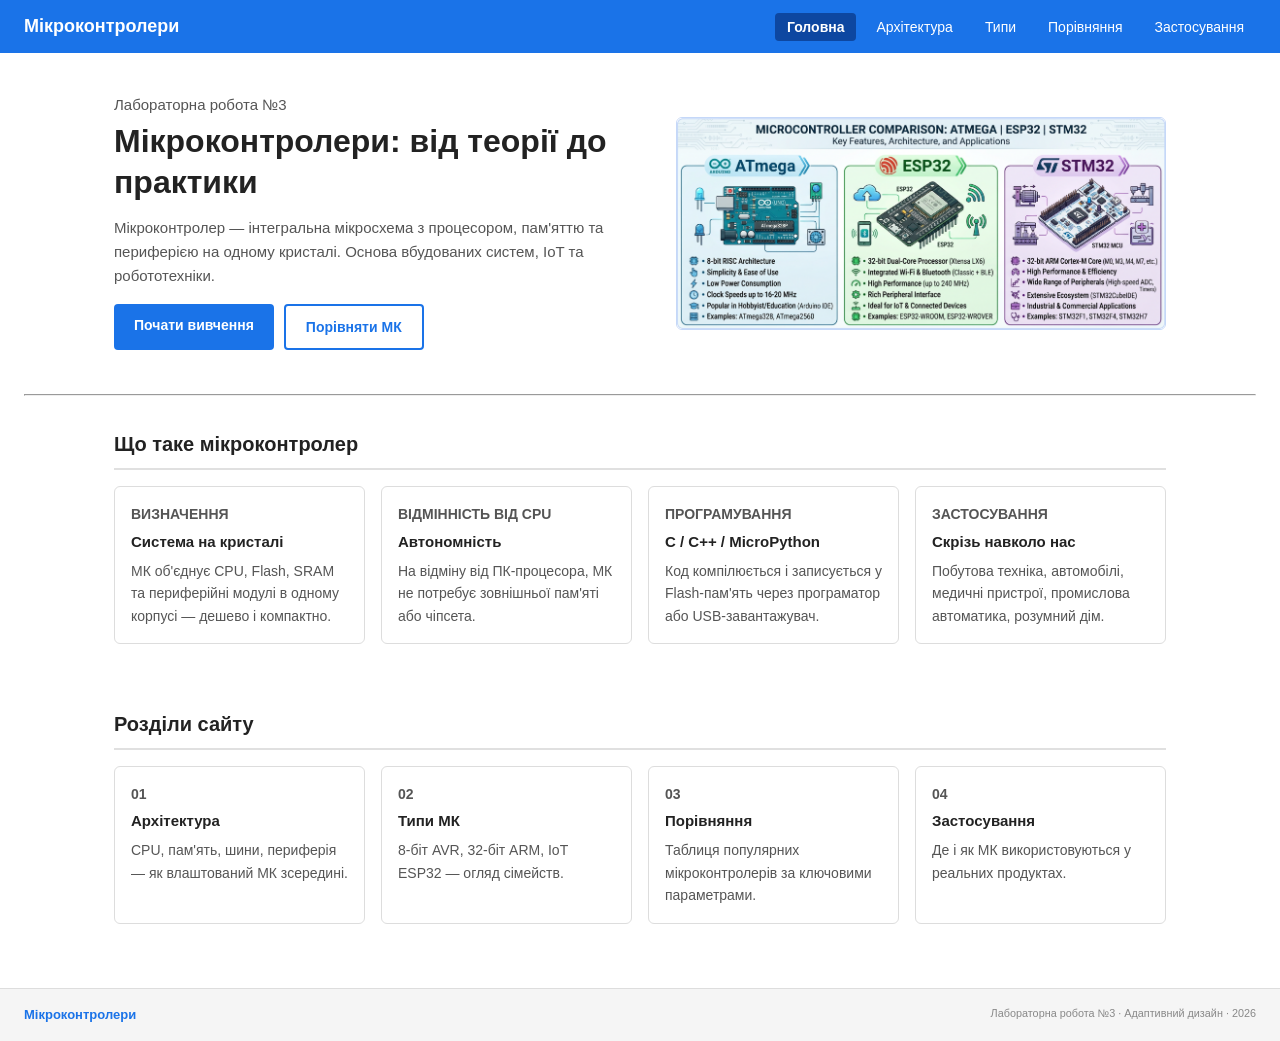
<file: index.html>
<!DOCTYPE html>
<html lang="uk">
<head>
  <meta charset="UTF-8" />
  <meta name="viewport" content="width=device-width, initial-scale=1.0" />
  <title>Мікроконтролери — Головна</title>
  <link rel="stylesheet" href="style.css" />
</head>
<body>

<nav>
  <a class="nav-logo" href="index.html">Мікроконтролери</a>
  <ul class="nav-links" id="navLinks">
    <li><a href="index.html" class="active">Головна</a></li>
    <li><a href="architecture.html">Архітектура</a></li>
    <li><a href="types.html">Типи</a></li>
    <li><a href="comparison.html">Порівняння</a></li>
    <li><a href="applications.html">Застосування</a></li>
  </ul>
  <button class="burger" id="burger">☰</button>
</nav>

<main>
  <!-- HERO -->
  <section class="hero-grid">
    <section class="hero-text">
      <p class="page-label">Лабораторна робота №3</p>
      <h1>Мікроконтролери: від теорії до практики</h1>
      <p>Мікроконтролер — інтегральна мікросхема з процесором, пам'яттю та периферією на одному кристалі. Основа вбудованих систем, IoT та робототехніки.</p>
      <p class="btn-group">
        <a href="architecture.html" class="btn">Почати вивчення</a>
        <a href="comparison.html" class="btn btn-outline">Порівняти МК</a>
      </p>
    </section>
    <figure class="hero-visual">
      <img src="img.png" alt="Порівняння ATmega, ESP32 та STM32" />
    </figure>
  </section>

  <hr class="divider" />

  <!-- ЩО ТАКЕ МК -->
  <section class="section">
    <h2>Що таке мікроконтролер</h2>
    <ul class="cards">
      <li><article class="card">
        <p class="card-tag">Визначення</p>
        <h3>Система на кристалі</h3>
        <p>МК об'єднує CPU, Flash, SRAM та периферійні модулі в одному корпусі — дешево і компактно.</p>
      </article></li>
      <li><article class="card">
        <p class="card-tag">Відмінність від CPU</p>
        <h3>Автономність</h3>
        <p>На відміну від ПК-процесора, МК не потребує зовнішньої пам'яті або чіпсета.</p>
      </article></li>
      <li><article class="card">
        <p class="card-tag">Програмування</p>
        <h3>C / C++ / MicroPython</h3>
        <p>Код компілюється і записується у Flash-пам'ять через програматор або USB-завантажувач.</p>
      </article></li>
      <li><article class="card">
        <p class="card-tag">Застосування</p>
        <h3>Скрізь навколо нас</h3>
        <p>Побутова техніка, автомобілі, медичні пристрої, промислова автоматика, розумний дім.</p>
      </article></li>
    </ul>
  </section>

  <!-- РОЗДІЛИ САЙТУ -->
  <section class="section">
    <h2>Розділи сайту</h2>
    <ul class="cards">
      <li><a href="architecture.html" class="card">
        <p class="card-tag">01</p>
        <h3>Архітектура</h3>
        <p>CPU, пам'ять, шини, периферія — як влаштований МК зсередині.</p>
      </a></li>
      <li><a href="types.html" class="card">
        <p class="card-tag">02</p>
        <h3>Типи МК</h3>
        <p>8-біт AVR, 32-біт ARM, IoT ESP32 — огляд сімейств.</p>
      </a></li>
      <li><a href="comparison.html" class="card">
        <p class="card-tag">03</p>
        <h3>Порівняння</h3>
        <p>Таблиця популярних мікроконтролерів за ключовими параметрами.</p>
      </a></li>
      <li><a href="applications.html" class="card">
        <p class="card-tag">04</p>
        <h3>Застосування</h3>
        <p>Де і як МК використовуються у реальних продуктах.</p>
      </a></li>
    </ul>
  </section>

</main>

<footer>
  <strong class="footer-logo">Мікроконтролери</strong>
  <small>Лабораторна робота №3 · Адаптивний дизайн · 2026</small>
</footer>

<script>
  const burger = document.getElementById('burger');
  const navLinks = document.getElementById('navLinks');
  burger.addEventListener('click', () => navLinks.classList.toggle('open'));
  navLinks.querySelectorAll('a').forEach(a => a.addEventListener('click', () => navLinks.classList.remove('open')));
</script>
</body>
</html>
</file>
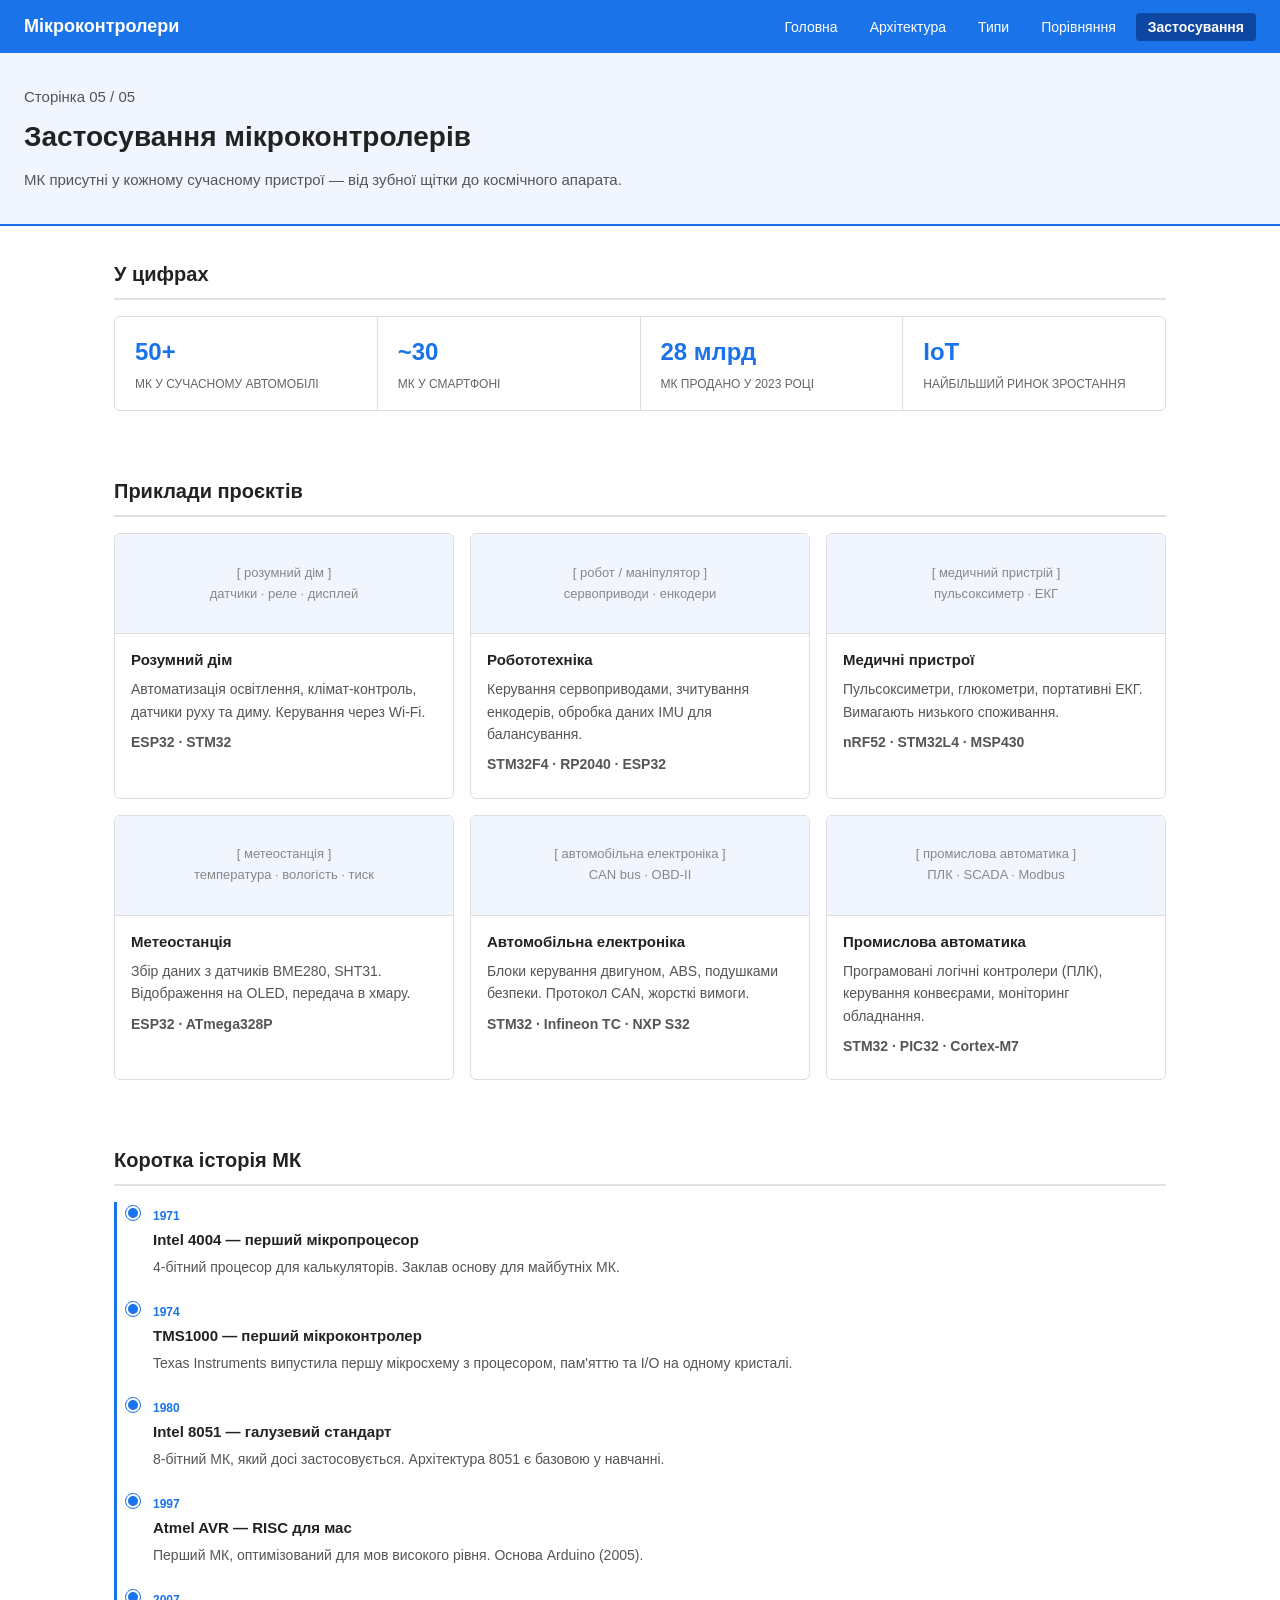
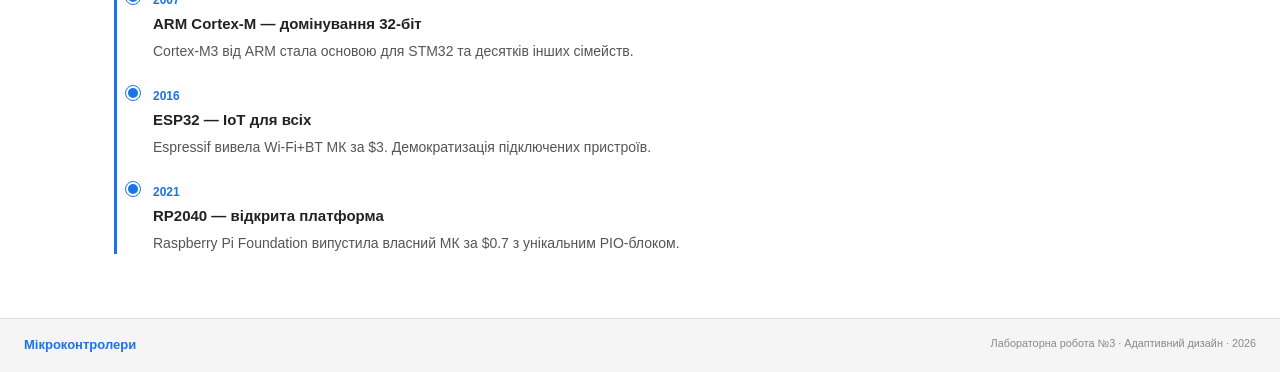
<file: applications.html>
<!DOCTYPE html>
<html lang="uk">
<head>
  <meta charset="UTF-8" />
  <meta name="viewport" content="width=device-width, initial-scale=1.0" />
  <title>Мікроконтролери — Застосування</title>
  <link rel="stylesheet" href="style.css" />
</head>
<body>

<nav>
  <a class="nav-logo" href="index.html">Мікроконтролери</a>
  <ul class="nav-links" id="navLinks">
    <li><a href="index.html">Головна</a></li>
    <li><a href="architecture.html">Архітектура</a></li>
    <li><a href="types.html">Типи</a></li>
    <li><a href="comparison.html">Порівняння</a></li>
    <li><a href="applications.html" class="active">Застосування</a></li>
  </ul>
  <button class="burger" id="burger">☰</button>
</nav>

<main>
  <header class="page-header">
    <p class="page-label">Сторінка 05 / 05</p>
    <h1>Застосування мікроконтролерів</h1>
    <p>МК присутні у кожному сучасному пристрої — від зубної щітки до космічного апарата.</p>
  </header>

  <section class="section">
    <h2>У цифрах</h2>
    <ul class="specs-grid">
      <li class="spec-item">
        <p class="spec-value">50+</p>
        <p class="spec-label">МК у сучасному автомобілі</p>
      </li>
      <li class="spec-item">
        <p class="spec-value">~30</p>
        <p class="spec-label">МК у смартфоні</p>
      </li>
      <li class="spec-item">
        <p class="spec-value">28 млрд</p>
        <p class="spec-label">МК продано у 2023 році</p>
      </li>
      <li class="spec-item">
        <p class="spec-value">IoT</p>
        <p class="spec-label">Найбільший ринок зростання</p>
      </li>
    </ul>
  </section>

  <section class="section">
    <h2>Приклади проєктів</h2>
    <ul class="cards">
      <li><article class="app-card">
        <figure class="app-img">[ розумний дім ]<br />датчики · реле · дисплей</figure>
        <section class="app-body">
          <h3>Розумний дім</h3>
          <p>Автоматизація освітлення, клімат-контроль, датчики руху та диму. Керування через Wi-Fi.</p>
          <p class="app-mcu">ESP32 · STM32</p>
        </section>
      </article></li>
      <li><article class="app-card">
        <figure class="app-img">[ робот / маніпулятор ]<br />сервоприводи · енкодери</figure>
        <section class="app-body">
          <h3>Робототехніка</h3>
          <p>Керування сервоприводами, зчитування енкодерів, обробка даних IMU для балансування.</p>
          <p class="app-mcu">STM32F4 · RP2040 · ESP32</p>
        </section>
      </article></li>
      <li><article class="app-card">
        <figure class="app-img">[ медичний пристрій ]<br />пульсоксиметр · ЕКГ</figure>
        <section class="app-body">
          <h3>Медичні пристрої</h3>
          <p>Пульсоксиметри, глюкометри, портативні ЕКГ. Вимагають низького споживання.</p>
          <p class="app-mcu">nRF52 · STM32L4 · MSP430</p>
        </section>
      </article></li>
      <li><article class="app-card">
        <figure class="app-img">[ метеостанція ]<br />температура · вологість · тиск</figure>
        <section class="app-body">
          <h3>Метеостанція</h3>
          <p>Збір даних з датчиків BME280, SHT31. Відображення на OLED, передача в хмару.</p>
          <p class="app-mcu">ESP32 · ATmega328P</p>
        </section>
      </article></li>
      <li><article class="app-card">
        <figure class="app-img">[ автомобільна електроніка ]<br />CAN bus · OBD-II</figure>
        <section class="app-body">
          <h3>Автомобільна електроніка</h3>
          <p>Блоки керування двигуном, ABS, подушками безпеки. Протокол CAN, жорсткі вимоги.</p>
          <p class="app-mcu">STM32 · Infineon TC · NXP S32</p>
        </section>
      </article></li>
      <li><article class="app-card">
        <figure class="app-img">[ промислова автоматика ]<br />ПЛК · SCADA · Modbus</figure>
        <section class="app-body">
          <h3>Промислова автоматика</h3>
          <p>Програмовані логічні контролери (ПЛК), керування конвеєрами, моніторинг обладнання.</p>
          <p class="app-mcu">STM32 · PIC32 · Cortex-M7</p>
        </section>
      </article></li>
    </ul>
  </section>

  <section class="section">
    <h2>Коротка історія МК</h2>
    <ol class="timeline">
      <li class="tl-item">
        <time class="tl-year">1971</time>
        <h3 class="tl-title">Intel 4004 — перший мікропроцесор</h3>
        <p class="tl-desc">4-бітний процесор для калькуляторів. Заклав основу для майбутніх МК.</p>
      </li>
      <li class="tl-item">
        <time class="tl-year">1974</time>
        <h3 class="tl-title">TMS1000 — перший мікроконтролер</h3>
        <p class="tl-desc">Texas Instruments випустила першу мікросхему з процесором, пам'яттю та I/O на одному кристалі.</p>
      </li>
      <li class="tl-item">
        <time class="tl-year">1980</time>
        <h3 class="tl-title">Intel 8051 — галузевий стандарт</h3>
        <p class="tl-desc">8-бітний МК, який досі застосовується. Архітектура 8051 є базовою у навчанні.</p>
      </li>
      <li class="tl-item">
        <time class="tl-year">1997</time>
        <h3 class="tl-title">Atmel AVR — RISC для мас</h3>
        <p class="tl-desc">Перший МК, оптимізований для мов високого рівня. Основа Arduino (2005).</p>
      </li>
      <li class="tl-item">
        <time class="tl-year">2007</time>
        <h3 class="tl-title">ARM Cortex-M — домінування 32-біт</h3>
        <p class="tl-desc">Cortex-M3 від ARM стала основою для STM32 та десятків інших сімейств.</p>
      </li>
      <li class="tl-item">
        <time class="tl-year">2016</time>
        <h3 class="tl-title">ESP32 — IoT для всіх</h3>
        <p class="tl-desc">Espressif вивела Wi-Fi+BT МК за $3. Демократизація підключених пристроїв.</p>
      </li>
      <li class="tl-item">
        <time class="tl-year">2021</time>
        <h3 class="tl-title">RP2040 — відкрита платформа</h3>
        <p class="tl-desc">Raspberry Pi Foundation випустила власний МК за $0.7 з унікальним PIO-блоком.</p>
      </li>
    </ol>
  </section>

</main>

<footer>
  <strong class="footer-logo">Мікроконтролери</strong>
  <small>Лабораторна робота №3 · Адаптивний дизайн · 2026</small>
</footer>

<script>
  const burger = document.getElementById('burger');
  const navLinks = document.getElementById('navLinks');
  burger.addEventListener('click', () => navLinks.classList.toggle('open'));
  navLinks.querySelectorAll('a').forEach(a => a.addEventListener('click', () => navLinks.classList.remove('open')));
</script>
</body>
</html>
</file>
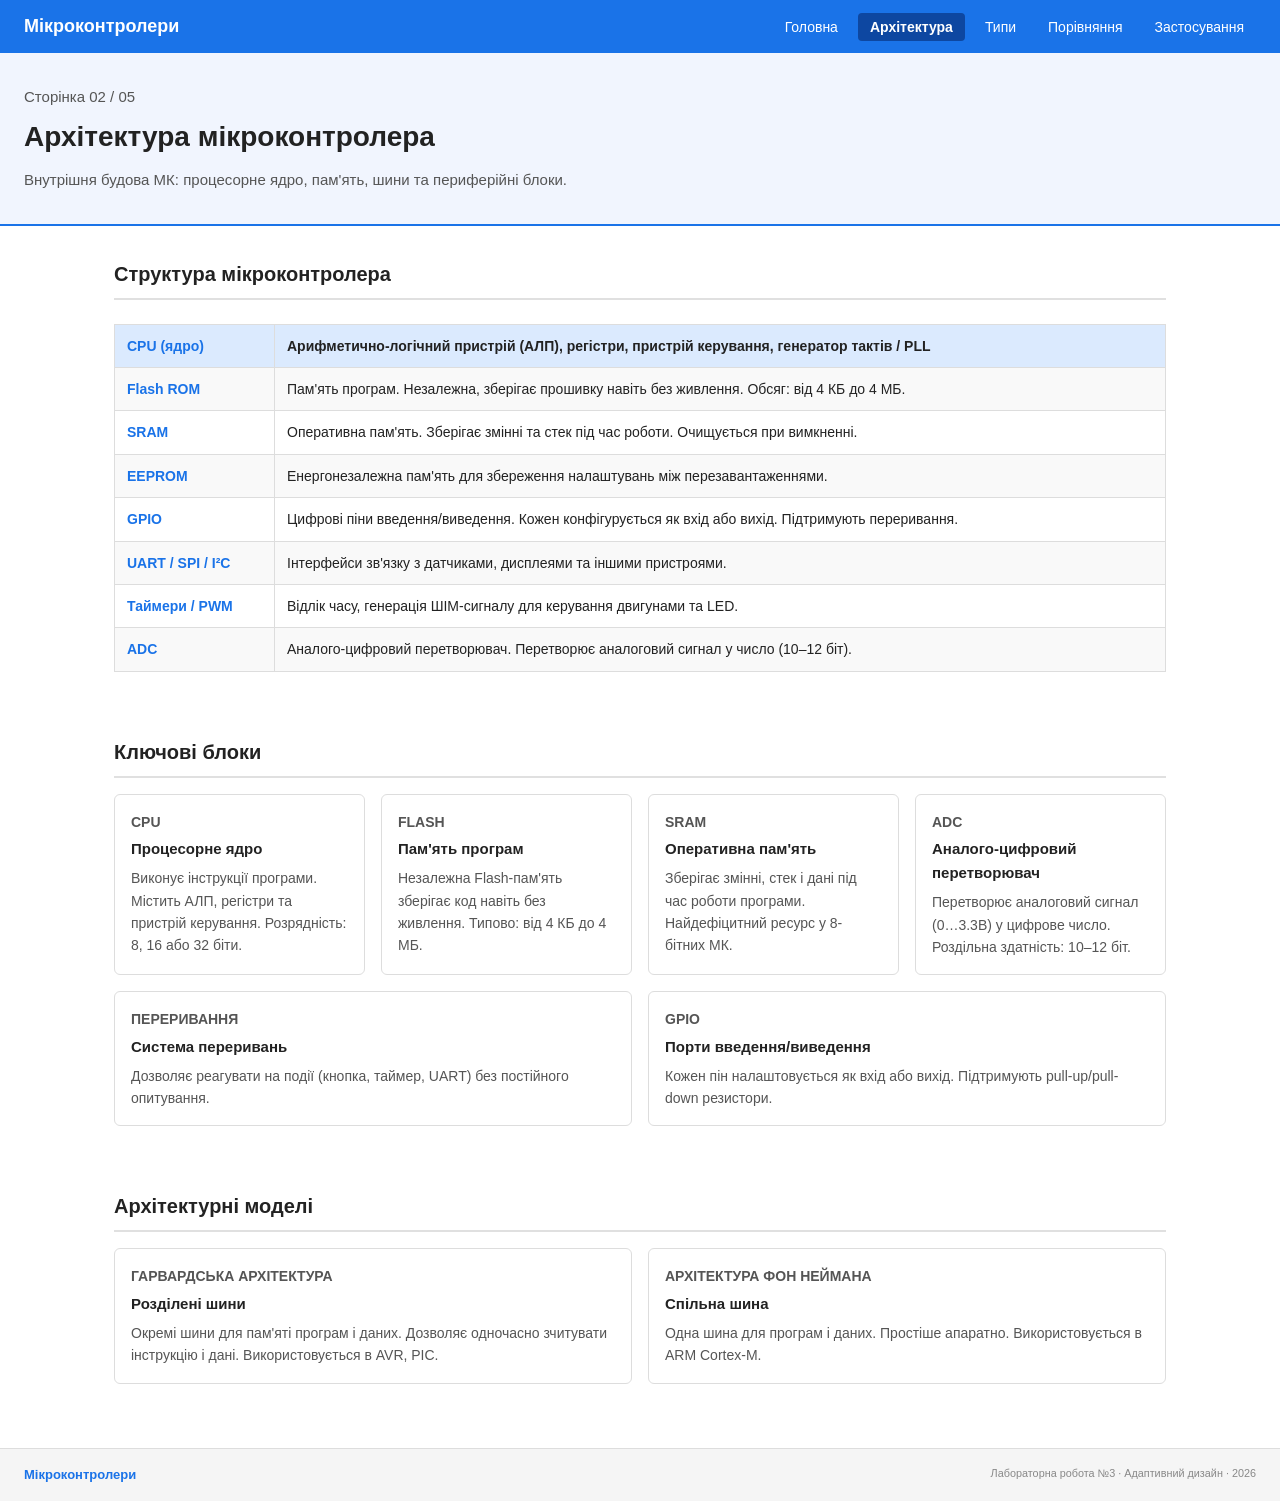
<file: architecture.html>
<!DOCTYPE html>
<html lang="uk">
<head>
  <meta charset="UTF-8" />
  <meta name="viewport" content="width=device-width, initial-scale=1.0" />
  <title>Мікроконтролери — Архітектура</title>
  <link rel="stylesheet" href="style.css" />
</head>
<body>

<nav>
  <a class="nav-logo" href="index.html">Мікроконтролери</a>
  <ul class="nav-links" id="navLinks">
    <li><a href="index.html">Головна</a></li>
    <li><a href="architecture.html" class="active">Архітектура</a></li>
    <li><a href="types.html">Типи</a></li>
    <li><a href="comparison.html">Порівняння</a></li>
    <li><a href="applications.html">Застосування</a></li>
  </ul>
  <button class="burger" id="burger">☰</button>
</nav>

<main>
  <header class="page-header">
    <p class="page-label">Сторінка 02 / 05</p>
    <h1>Архітектура мікроконтролера</h1>
    <p>Внутрішня будова МК: процесорне ядро, пам'ять, шини та периферійні блоки.</p>
  </header>

  <section class="section">
    <h2>Структура мікроконтролера</h2>
    <figure class="table-wrap">
      <table class="arch-table">
        <tbody>
          <tr class="arch-cpu">
            <td class="block-name">CPU (ядро)</td>
            <td>Арифметично-логічний пристрій (АЛП), регістри, пристрій керування, генератор тактів / PLL</td>
          </tr>
          <tr>
            <td class="block-name">Flash ROM</td>
            <td>Пам'ять програм. Незалежна, зберігає прошивку навіть без живлення. Обсяг: від 4 КБ до 4 МБ.</td>
          </tr>
          <tr>
            <td class="block-name">SRAM</td>
            <td>Оперативна пам'ять. Зберігає змінні та стек під час роботи. Очищується при вимкненні.</td>
          </tr>
          <tr>
            <td class="block-name">EEPROM</td>
            <td>Енергонезалежна пам'ять для збереження налаштувань між перезавантаженнями.</td>
          </tr>
          <tr>
            <td class="block-name">GPIO</td>
            <td>Цифрові піни введення/виведення. Кожен конфігурується як вхід або вихід. Підтримують переривання.</td>
          </tr>
          <tr>
            <td class="block-name">UART / SPI / I²C</td>
            <td>Інтерфейси зв'язку з датчиками, дисплеями та іншими пристроями.</td>
          </tr>
          <tr>
            <td class="block-name">Таймери / PWM</td>
            <td>Відлік часу, генерація ШІМ-сигналу для керування двигунами та LED.</td>
          </tr>
          <tr>
            <td class="block-name">ADC</td>
            <td>Аналого-цифровий перетворювач. Перетворює аналоговий сигнал у число (10–12 біт).</td>
          </tr>
        </tbody>
      </table>
    </figure>
  </section>

  <section class="section">
    <h2>Ключові блоки</h2>
    <ul class="cards">
      <li><article class="card">
        <p class="card-tag">CPU</p>
        <h3>Процесорне ядро</h3>
        <p>Виконує інструкції програми. Містить АЛП, регістри та пристрій керування. Розрядність: 8, 16 або 32 біти.</p>
      </article></li>
      <li><article class="card">
        <p class="card-tag">Flash</p>
        <h3>Пам'ять програм</h3>
        <p>Незалежна Flash-пам'ять зберігає код навіть без живлення. Типово: від 4 КБ до 4 МБ.</p>
      </article></li>
      <li><article class="card">
        <p class="card-tag">SRAM</p>
        <h3>Оперативна пам'ять</h3>
        <p>Зберігає змінні, стек і дані під час роботи програми. Найдефіцитний ресурс у 8-бітних МК.</p>
      </article></li>
      <li><article class="card">
        <p class="card-tag">ADC</p>
        <h3>Аналого-цифровий перетворювач</h3>
        <p>Перетворює аналоговий сигнал (0…3.3В) у цифрове число. Роздільна здатність: 10–12 біт.</p>
      </article></li>
      <li><article class="card">
        <p class="card-tag">Переривання</p>
        <h3>Система переривань</h3>
        <p>Дозволяє реагувати на події (кнопка, таймер, UART) без постійного опитування.</p>
      </article></li>
      <li><article class="card">
        <p class="card-tag">GPIO</p>
        <h3>Порти введення/виведення</h3>
        <p>Кожен пін налаштовується як вхід або вихід. Підтримують pull-up/pull-down резистори.</p>
      </article></li>
    </ul>
  </section>

  <section class="section">
    <h2>Архітектурні моделі</h2>
    <ul class="cards">
      <li><article class="card">
        <p class="card-tag">Гарвардська архітектура</p>
        <h3>Розділені шини</h3>
        <p>Окремі шини для пам'яті програм і даних. Дозволяє одночасно зчитувати інструкцію і дані. Використовується в AVR, PIC.</p>
      </article></li>
      <li><article class="card">
        <p class="card-tag">Архітектура фон Неймана</p>
        <h3>Спільна шина</h3>
        <p>Одна шина для програм і даних. Простіше апаратно. Використовується в ARM Cortex-M.</p>
      </article></li>
    </ul>
  </section>

</main>

<footer>
  <strong class="footer-logo">Мікроконтролери</strong>
  <small>Лабораторна робота №3 · Адаптивний дизайн · 2026</small>
</footer>

<script>
  const burger = document.getElementById('burger');
  const navLinks = document.getElementById('navLinks');
  burger.addEventListener('click', () => navLinks.classList.toggle('open'));
  navLinks.querySelectorAll('a').forEach(a => a.addEventListener('click', () => navLinks.classList.remove('open')));
</script>
</body>
</html>
</file>
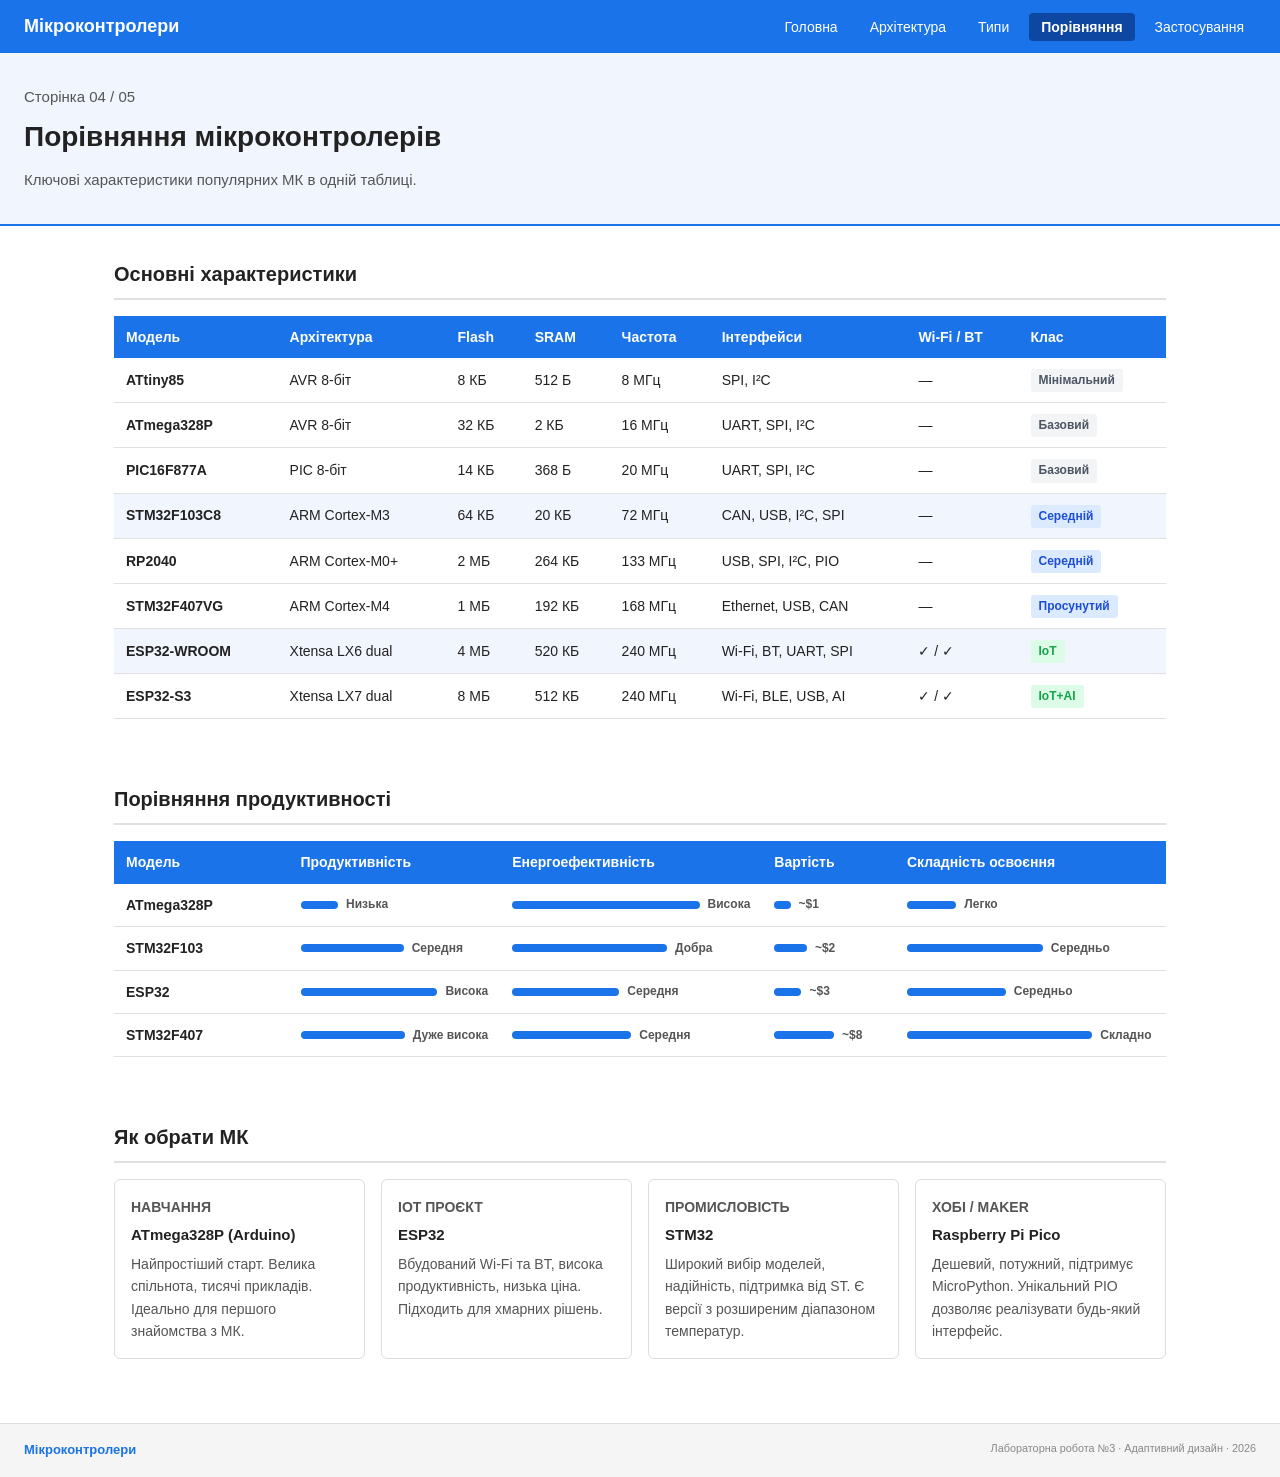
<file: comparison.html>
<!DOCTYPE html>
<html lang="uk">
<head>
  <meta charset="UTF-8" />
  <meta name="viewport" content="width=device-width, initial-scale=1.0" />
  <title>Мікроконтролери — Порівняння</title>
  <link rel="stylesheet" href="style.css" />
</head>
<body>

<nav>
  <a class="nav-logo" href="index.html">Мікроконтролери</a>
  <ul class="nav-links" id="navLinks">
    <li><a href="index.html">Головна</a></li>
    <li><a href="architecture.html">Архітектура</a></li>
    <li><a href="types.html">Типи</a></li>
    <li><a href="comparison.html" class="active">Порівняння</a></li>
    <li><a href="applications.html">Застосування</a></li>
  </ul>
  <button class="burger" id="burger">☰</button>
</nav>

<main>
  <header class="page-header">
    <p class="page-label">Сторінка 04 / 05</p>
    <h1>Порівняння мікроконтролерів</h1>
    <p>Ключові характеристики популярних МК в одній таблиці.</p>
  </header>

  <section class="section">
    <h2>Основні характеристики</h2>
    <figure class="table-wrap">
      <table>
        <thead>
          <tr>
            <th>Модель</th>
            <th>Архітектура</th>
            <th>Flash</th>
            <th>SRAM</th>
            <th>Частота</th>
            <th>Інтерфейси</th>
            <th>Wi-Fi / BT</th>
            <th>Клас</th>
          </tr>
        </thead>
        <tbody>
          <tr>
            <td><strong>ATtiny85</strong></td>
            <td>AVR 8-біт</td>
            <td>8 КБ</td>
            <td>512 Б</td>
            <td>8 МГц</td>
            <td>SPI, I²C</td>
            <td>—</td>
            <td><b class="tag tag-gray">Мінімальний</b></td>
          </tr>
          <tr>
            <td><strong>ATmega328P</strong></td>
            <td>AVR 8-біт</td>
            <td>32 КБ</td>
            <td>2 КБ</td>
            <td>16 МГц</td>
            <td>UART, SPI, I²C</td>
            <td>—</td>
            <td><b class="tag tag-gray">Базовий</b></td>
          </tr>
          <tr>
            <td><strong>PIC16F877A</strong></td>
            <td>PIC 8-біт</td>
            <td>14 КБ</td>
            <td>368 Б</td>
            <td>20 МГц</td>
            <td>UART, SPI, I²C</td>
            <td>—</td>
            <td><b class="tag tag-gray">Базовий</b></td>
          </tr>
          <tr class="highlight-row">
            <td><strong>STM32F103C8</strong></td>
            <td>ARM Cortex-M3</td>
            <td>64 КБ</td>
            <td>20 КБ</td>
            <td>72 МГц</td>
            <td>CAN, USB, I²C, SPI</td>
            <td>—</td>
            <td><b class="tag tag-blue">Середній</b></td>
          </tr>
          <tr>
            <td><strong>RP2040</strong></td>
            <td>ARM Cortex-M0+</td>
            <td>2 МБ</td>
            <td>264 КБ</td>
            <td>133 МГц</td>
            <td>USB, SPI, I²C, PIO</td>
            <td>—</td>
            <td><b class="tag tag-blue">Середній</b></td>
          </tr>
          <tr>
            <td><strong>STM32F407VG</strong></td>
            <td>ARM Cortex-M4</td>
            <td>1 МБ</td>
            <td>192 КБ</td>
            <td>168 МГц</td>
            <td>Ethernet, USB, CAN</td>
            <td>—</td>
            <td><b class="tag tag-blue">Просунутий</b></td>
          </tr>
          <tr class="highlight-row">
            <td><strong>ESP32-WROOM</strong></td>
            <td>Xtensa LX6 dual</td>
            <td>4 МБ</td>
            <td>520 КБ</td>
            <td>240 МГц</td>
            <td>Wi-Fi, BT, UART, SPI</td>
            <td>✓ / ✓</td>
            <td><b class="tag tag-green">IoT</b></td>
          </tr>
          <tr>
            <td><strong>ESP32-S3</strong></td>
            <td>Xtensa LX7 dual</td>
            <td>8 МБ</td>
            <td>512 КБ</td>
            <td>240 МГц</td>
            <td>Wi-Fi, BLE, USB, AI</td>
            <td>✓ / ✓</td>
            <td><b class="tag tag-green">IoT+AI</b></td>
          </tr>
        </tbody>
      </table>
    </figure>
  </section>

  <section class="section">
    <h2>Порівняння продуктивності</h2>
    <figure class="table-wrap">
      <table>
        <thead>
          <tr>
            <th>Модель</th>
            <th>Продуктивність</th>
            <th>Енергоефективність</th>
            <th>Вартість</th>
            <th>Складність освоєння</th>
          </tr>
        </thead>
        <tbody>
          <tr>
            <td><strong>ATmega328P</strong></td>
            <td><p class="bar-wrap"><b class="bar" style="width:20%"></b><b class="bar-label">Низька</b></p></td>
            <td><p class="bar-wrap"><b class="bar" style="width:80%"></b><b class="bar-label">Висока</b></p></td>
            <td><p class="bar-wrap"><b class="bar" style="width:15%"></b><b class="bar-label">~$1</b></p></td>
            <td><p class="bar-wrap"><b class="bar" style="width:20%"></b><b class="bar-label">Легко</b></p></td>
          </tr>
          <tr>
            <td><strong>STM32F103</strong></td>
            <td><p class="bar-wrap"><b class="bar" style="width:55%"></b><b class="bar-label">Середня</b></p></td>
            <td><p class="bar-wrap"><b class="bar" style="width:65%"></b><b class="bar-label">Добра</b></p></td>
            <td><p class="bar-wrap"><b class="bar" style="width:30%"></b><b class="bar-label">~$2</b></p></td>
            <td><p class="bar-wrap"><b class="bar" style="width:55%"></b><b class="bar-label">Середньо</b></p></td>
          </tr>
          <tr>
            <td><strong>ESP32</strong></td>
            <td><p class="bar-wrap"><b class="bar" style="width:80%"></b><b class="bar-label">Висока</b></p></td>
            <td><p class="bar-wrap"><b class="bar" style="width:45%"></b><b class="bar-label">Середня</b></p></td>
            <td><p class="bar-wrap"><b class="bar" style="width:25%"></b><b class="bar-label">~$3</b></p></td>
            <td><p class="bar-wrap"><b class="bar" style="width:40%"></b><b class="bar-label">Середньо</b></p></td>
          </tr>
          <tr>
            <td><strong>STM32F407</strong></td>
            <td><p class="bar-wrap"><b class="bar" style="width:90%"></b><b class="bar-label">Дуже висока</b></p></td>
            <td><p class="bar-wrap"><b class="bar" style="width:50%"></b><b class="bar-label">Середня</b></p></td>
            <td><p class="bar-wrap"><b class="bar" style="width:55%"></b><b class="bar-label">~$8</b></p></td>
            <td><p class="bar-wrap"><b class="bar" style="width:75%"></b><b class="bar-label">Складно</b></p></td>
          </tr>
        </tbody>
      </table>
    </figure>
  </section>

  <section class="section">
    <h2>Як обрати МК</h2>
    <ul class="cards">
      <li><article class="card">
        <p class="card-tag">Навчання</p>
        <h3>ATmega328P (Arduino)</h3>
        <p>Найпростіший старт. Велика спільнота, тисячі прикладів. Ідеально для першого знайомства з МК.</p>
      </article></li>
      <li><article class="card">
        <p class="card-tag">IoT проєкт</p>
        <h3>ESP32</h3>
        <p>Вбудований Wi-Fi та BT, висока продуктивність, низька ціна. Підходить для хмарних рішень.</p>
      </article></li>
      <li><article class="card">
        <p class="card-tag">Промисловість</p>
        <h3>STM32</h3>
        <p>Широкий вибір моделей, надійність, підтримка від ST. Є версії з розширеним діапазоном температур.</p>
      </article></li>
      <li><article class="card">
        <p class="card-tag">Хобі / Maker</p>
        <h3>Raspberry Pi Pico</h3>
        <p>Дешевий, потужний, підтримує MicroPython. Унікальний PIO дозволяє реалізувати будь-який інтерфейс.</p>
      </article></li>
    </ul>
  </section>

</main>

<footer>
  <strong class="footer-logo">Мікроконтролери</strong>
  <small>Лабораторна робота №3 · Адаптивний дизайн · 2026</small>
</footer>

<script>
  const burger = document.getElementById('burger');
  const navLinks = document.getElementById('navLinks');
  burger.addEventListener('click', () => navLinks.classList.toggle('open'));
  navLinks.querySelectorAll('a').forEach(a => a.addEventListener('click', () => navLinks.classList.remove('open')));
</script>
</body>
</html>
</file>
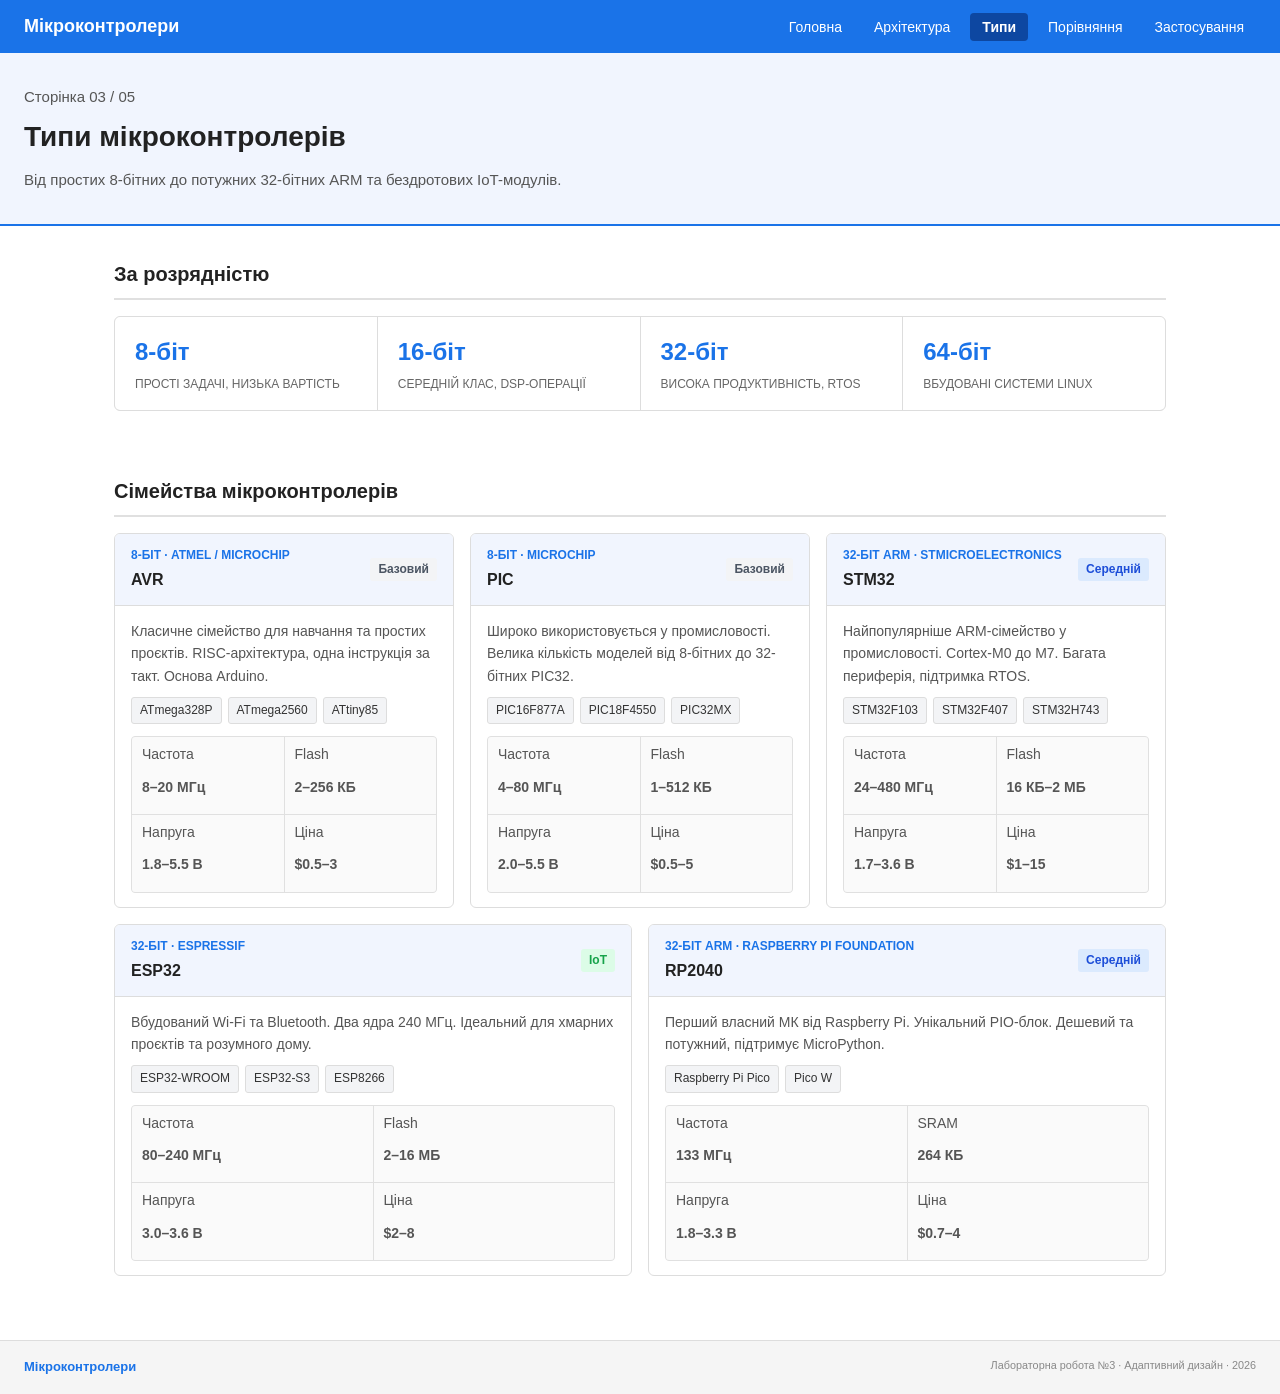
<file: types.html>
<!DOCTYPE html>
<html lang="uk">
<head>
  <meta charset="UTF-8" />
  <meta name="viewport" content="width=device-width, initial-scale=1.0" />
  <title>Мікроконтролери — Типи</title>
  <link rel="stylesheet" href="style.css" />
</head>
<body>

<nav>
  <a class="nav-logo" href="index.html">Мікроконтролери</a>
  <ul class="nav-links" id="navLinks">
    <li><a href="index.html">Головна</a></li>
    <li><a href="architecture.html">Архітектура</a></li>
    <li><a href="types.html" class="active">Типи</a></li>
    <li><a href="comparison.html">Порівняння</a></li>
    <li><a href="applications.html">Застосування</a></li>
  </ul>
  <button class="burger" id="burger">☰</button>
</nav>

<main>
  <header class="page-header">
    <p class="page-label">Сторінка 03 / 05</p>
    <h1>Типи мікроконтролерів</h1>
    <p>Від простих 8-бітних до потужних 32-бітних ARM та бездротових IoT-модулів.</p>
  </header>

  <section class="section">
    <h2>За розрядністю</h2>
    <ul class="specs-grid">
      <li class="spec-item">
        <p class="spec-value">8-біт</p>
        <p class="spec-label">Прості задачі, низька вартість</p>
      </li>
      <li class="spec-item">
        <p class="spec-value">16-біт</p>
        <p class="spec-label">Середній клас, DSP-операції</p>
      </li>
      <li class="spec-item">
        <p class="spec-value">32-біт</p>
        <p class="spec-label">Висока продуктивність, RTOS</p>
      </li>
      <li class="spec-item">
        <p class="spec-value">64-біт</p>
        <p class="spec-label">Вбудовані системи Linux</p>
      </li>
    </ul>
  </section>

  <section class="section">
    <h2>Сімейства мікроконтролерів</h2>
    <ul class="cards">

      <li><article class="family-card">
        <header class="family-header">
          <hgroup>
            <p class="card-tag">8-біт · Atmel / Microchip</p>
            <h3>AVR</h3>
          </hgroup>
          <b class="tag tag-gray">Базовий</b>
        </header>
        <section class="family-body">
          <p>Класичне сімейство для навчання та простих проєктів. RISC-архітектура, одна інструкція за такт. Основа Arduino.</p>
          <ul class="family-models">
            <li class="model-tag">ATmega328P</li>
            <li class="model-tag">ATmega2560</li>
            <li class="model-tag">ATtiny85</li>
          </ul>
          <ul class="family-specs">
            <li class="fs-item"><p class="fs-k">Частота</p><p class="fs-v">8–20 МГц</p></li>
            <li class="fs-item"><p class="fs-k">Flash</p><p class="fs-v">2–256 КБ</p></li>
            <li class="fs-item"><p class="fs-k">Напруга</p><p class="fs-v">1.8–5.5 В</p></li>
            <li class="fs-item"><p class="fs-k">Ціна</p><p class="fs-v">$0.5–3</p></li>
          </ul>
        </section>
      </article></li>

      <li><article class="family-card">
        <header class="family-header">
          <hgroup>
            <p class="card-tag">8-біт · Microchip</p>
            <h3>PIC</h3>
          </hgroup>
          <b class="tag tag-gray">Базовий</b>
        </header>
        <section class="family-body">
          <p>Широко використовується у промисловості. Велика кількість моделей від 8-бітних до 32-бітних PIC32.</p>
          <ul class="family-models">
            <li class="model-tag">PIC16F877A</li>
            <li class="model-tag">PIC18F4550</li>
            <li class="model-tag">PIC32MX</li>
          </ul>
          <ul class="family-specs">
            <li class="fs-item"><p class="fs-k">Частота</p><p class="fs-v">4–80 МГц</p></li>
            <li class="fs-item"><p class="fs-k">Flash</p><p class="fs-v">1–512 КБ</p></li>
            <li class="fs-item"><p class="fs-k">Напруга</p><p class="fs-v">2.0–5.5 В</p></li>
            <li class="fs-item"><p class="fs-k">Ціна</p><p class="fs-v">$0.5–5</p></li>
          </ul>
        </section>
      </article></li>

      <li><article class="family-card">
        <header class="family-header">
          <hgroup>
            <p class="card-tag">32-біт ARM · STMicroelectronics</p>
            <h3>STM32</h3>
          </hgroup>
          <b class="tag tag-blue">Середній</b>
        </header>
        <section class="family-body">
          <p>Найпопулярніше ARM-сімейство у промисловості. Cortex-M0 до M7. Багата периферія, підтримка RTOS.</p>
          <ul class="family-models">
            <li class="model-tag">STM32F103</li>
            <li class="model-tag">STM32F407</li>
            <li class="model-tag">STM32H743</li>
          </ul>
          <ul class="family-specs">
            <li class="fs-item"><p class="fs-k">Частота</p><p class="fs-v">24–480 МГц</p></li>
            <li class="fs-item"><p class="fs-k">Flash</p><p class="fs-v">16 КБ–2 МБ</p></li>
            <li class="fs-item"><p class="fs-k">Напруга</p><p class="fs-v">1.7–3.6 В</p></li>
            <li class="fs-item"><p class="fs-k">Ціна</p><p class="fs-v">$1–15</p></li>
          </ul>
        </section>
      </article></li>

      <li><article class="family-card">
        <header class="family-header">
          <hgroup>
            <p class="card-tag">32-біт · Espressif</p>
            <h3>ESP32</h3>
          </hgroup>
          <b class="tag tag-green">IoT</b>
        </header>
        <section class="family-body">
          <p>Вбудований Wi-Fi та Bluetooth. Два ядра 240 МГц. Ідеальний для хмарних проєктів та розумного дому.</p>
          <ul class="family-models">
            <li class="model-tag">ESP32-WROOM</li>
            <li class="model-tag">ESP32-S3</li>
            <li class="model-tag">ESP8266</li>
          </ul>
          <ul class="family-specs">
            <li class="fs-item"><p class="fs-k">Частота</p><p class="fs-v">80–240 МГц</p></li>
            <li class="fs-item"><p class="fs-k">Flash</p><p class="fs-v">2–16 МБ</p></li>
            <li class="fs-item"><p class="fs-k">Напруга</p><p class="fs-v">3.0–3.6 В</p></li>
            <li class="fs-item"><p class="fs-k">Ціна</p><p class="fs-v">$2–8</p></li>
          </ul>
        </section>
      </article></li>

      <li><article class="family-card">
        <header class="family-header">
          <hgroup>
            <p class="card-tag">32-біт ARM · Raspberry Pi Foundation</p>
            <h3>RP2040</h3>
          </hgroup>
          <b class="tag tag-blue">Середній</b>
        </header>
        <section class="family-body">
          <p>Перший власний МК від Raspberry Pi. Унікальний PIO-блок. Дешевий та потужний, підтримує MicroPython.</p>
          <ul class="family-models">
            <li class="model-tag">Raspberry Pi Pico</li>
            <li class="model-tag">Pico W</li>
          </ul>
          <ul class="family-specs">
            <li class="fs-item"><p class="fs-k">Частота</p><p class="fs-v">133 МГц</p></li>
            <li class="fs-item"><p class="fs-k">SRAM</p><p class="fs-v">264 КБ</p></li>
            <li class="fs-item"><p class="fs-k">Напруга</p><p class="fs-v">1.8–3.3 В</p></li>
            <li class="fs-item"><p class="fs-k">Ціна</p><p class="fs-v">$0.7–4</p></li>
          </ul>
        </section>
      </article></li>

    </ul>
  </section>

</main>

<footer>
  <strong class="footer-logo">Мікроконтролери</strong>
  <small>Лабораторна робота №3 · Адаптивний дизайн · 2026</small>
</footer>

<script>
  const burger = document.getElementById('burger');
  const navLinks = document.getElementById('navLinks');
  burger.addEventListener('click', () => navLinks.classList.toggle('open'));
  navLinks.querySelectorAll('a').forEach(a => a.addEventListener('click', () => navLinks.classList.remove('open')));
</script>
</body>
</html>
</file>
<file: style.css>
/* Загальні стилі */
* {
  margin: 0;
  padding: 0;
  box-sizing: border-box;
}

body {
  font-family: Arial, sans-serif;
  background-color: #ffffff;
  color: #222222;
  font-size: 16px;
  line-height: 1.6;
  min-height: 100vh;
  display: flex;
  flex-direction: column;
}

main {
  flex: 1;
}

/* Навігація */
nav {
  background-color: #1a73e8;
  padding: 12px 24px;
  display: flex;
  align-items: center;
  justify-content: space-between;
  flex-wrap: wrap;
  gap: 10px;
}

.nav-logo {
  color: #ffffff;
  font-size: 18px;
  font-weight: bold;
  text-decoration: none;
}

.nav-links {
  list-style: none;
  display: flex;
  gap: 8px;
  flex-wrap: wrap;
}

.nav-links a {
  color: #ffffff;
  text-decoration: none;
  padding: 6px 12px;
  border-radius: 4px;
  font-size: 14px;
}

.nav-links a:hover {
  background-color: #1557b0;
}

.nav-links a.active {
  background-color: #0d47a1;
  font-weight: bold;
}

.burger {
  display: none;
  background: none;
  border: 2px solid #ffffff;
  color: #ffffff;
  padding: 4px 10px;
  border-radius: 4px;
  cursor: pointer;
  font-size: 18px;
}

/* Контейнер */
.container {
  max-width: 1100px;
  margin: 0 auto;
  padding: 0 24px;
}

/* Заголовок сторінки */
.page-header {
  background-color: #f1f5fe;
  border-bottom: 2px solid #1a73e8;
  padding: 32px 24px;
}

.page-header .container { padding: 0; }

.page-label {
  font-size: 13px;
  color: #1a73e8;
  margin-bottom: 6px;
}

.page-header h1 {
  font-size: 28px;
  font-weight: bold;
  margin-bottom: 8px;
}

.page-header p {
  font-size: 15px;
  color: #555555;
  max-width: 600px;
}

/* Секції */
.section {
  padding: 32px 24px;
  max-width: 1100px;
  margin: 0 auto;
}

.section h2 {
  font-size: 20px;
  font-weight: bold;
  margin-bottom: 16px;
  padding-bottom: 8px;
  border-bottom: 2px solid #e0e0e0;
}

/* Картки */
.cards {
  display: flex;
  flex-wrap: wrap;
  gap: 16px;
  list-style: none;
  padding: 0;
}

.cards > li {
  display: contents;
}

.card {
  background-color: #ffffff;
  border: 1px solid #dddddd;
  border-radius: 6px;
  padding: 16px;
  flex: 1 1 220px;
  min-width: 200px;
}

.card:hover {
  border-color: #1a73e8;
}

.card-tag {
  font-size: 12px;
  color: #1a73e8;
  text-transform: uppercase;
  font-weight: bold;
  margin-bottom: 4px;
}

.card h3 {
  font-size: 15px;
  font-weight: bold;
  margin-bottom: 6px;
}

.card p {
  font-size: 14px;
  color: #555555;
}

/* Таблиці */
.table-wrap {
  overflow-x: auto;
  margin: 0;
}

table {
  width: 100%;
  border-collapse: collapse;
  font-size: 14px;
  background-color: #ffffff;
}

thead {
  background-color: #1a73e8;
  color: #ffffff;
}

th {
  padding: 10px 12px;
  text-align: left;
  font-weight: bold;
  white-space: nowrap;
}

td {
  padding: 10px 12px;
  border-bottom: 1px solid #e0e0e0;
}

tbody tr:hover {
  background-color: #f5f8ff;
}

/* Теги */
.tag {
  display: inline-block;
  padding: 2px 8px;
  border-radius: 3px;
  font-size: 12px;
  font-weight: bold;
}

.tag-blue  { background-color: #dbeafe; color: #1d4ed8; }
.tag-green { background-color: #dcfce7; color: #16a34a; }
.tag-gray  { background-color: #f3f4f6; color: #4b5563; }

/* Блок характеристик */
.specs-grid {
  display: flex;
  flex-wrap: wrap;
  gap: 1px;
  background-color: #dddddd;
  border: 1px solid #dddddd;
  border-radius: 6px;
  overflow: hidden;
  list-style: none;
  padding: 0;
}

.spec-item {
  background-color: #ffffff;
  padding: 16px 20px;
  flex: 1 1 160px;
}

.spec-value {
  font-size: 24px;
  font-weight: bold;
  color: #1a73e8;
  margin-bottom: 4px;
}

.spec-label {
  font-size: 12px;
  color: #666666;
  text-transform: uppercase;
}

/* Кнопки */
.btn-group {
  display: flex;
  flex-wrap: wrap;
  gap: 10px;
  margin-top: 16px;
}

.btn {
  display: inline-block;
  padding: 10px 20px;
  background-color: #1a73e8;
  color: #ffffff;
  text-decoration: none;
  border-radius: 4px;
  font-size: 14px;
  font-weight: bold;
}

.btn:hover {
  background-color: #1557b0;
}

.btn-outline {
  background-color: #ffffff;
  color: #1a73e8;
  border: 2px solid #1a73e8;
}

.btn-outline:hover {
  background-color: #1a73e8;
  color: #ffffff;
}

/* Hero секція */
.hero-grid {
  display: flex;
  flex-wrap: wrap;
  gap: 32px;
  align-items: center;
  padding: 40px 24px;
  max-width: 1100px;
  margin: 0 auto;
}

.hero-text { flex: 1 1 300px; }
.hero-text h1 {
  font-size: 32px;
  font-weight: bold;
  margin-bottom: 12px;
  line-height: 1.3;
}
.hero-text p {
  font-size: 15px;
  color: #555555;
  margin-bottom: 4px;
  max-width: 500px;
}

.hero-visual {
  flex: 1 1 260px;
  border: 1px solid #c5d8f8;
  border-radius: 6px;
  overflow: hidden;
  padding: 0;
}


/* Hero зображення */
.hero-visual img {
  width: 100%;
  height: auto;
  display: block;
}

/* Картки-посилання */
a.card {
  text-decoration: none;
  color: inherit;
}

/* Архітектура — таблиця */
.arch-table {
  width: 100%;
  border-collapse: collapse;
  font-size: 14px;
  margin-top: 8px;
}
.arch-table td {
  padding: 10px 12px;
  border: 1px solid #dddddd;
  vertical-align: top;
}
.arch-table .block-name {
  font-weight: bold;
  color: #1a73e8;
  width: 160px;
}
.arch-table tr:nth-child(even) { background-color: #f9f9f9; }
.arch-cpu {
  background-color: #dbeafe !important;
  font-weight: bold;
}

/* Типи — сімейства */
.family-card {
  background-color: #ffffff;
  border: 1px solid #dddddd;
  border-radius: 6px;
  overflow: hidden;
  flex: 1 1 280px;
}
.family-header {
  background-color: #f1f5fe;
  border-bottom: 1px solid #dddddd;
  padding: 12px 16px;
  display: flex;
  justify-content: space-between;
  align-items: center;
  gap: 8px;
}
.family-header h3 { font-size: 16px; font-weight: bold; }
.family-header .card-tag { margin-bottom: 2px; }
.family-body { padding: 14px 16px; }
.family-body p { font-size: 14px; color: #555; margin-bottom: 10px; }
.family-models {
  display: flex;
  flex-wrap: wrap;
  gap: 6px;
  margin-bottom: 12px;
  list-style: none;
  padding: 0;
}
.model-tag {
  font-size: 12px;
  padding: 3px 8px;
  background-color: #f3f4f6;
  border: 1px solid #dddddd;
  border-radius: 3px;
  color: #333;
}
.family-specs {
  display: grid;
  grid-template-columns: 1fr 1fr;
  gap: 1px;
  background-color: #e0e0e0;
  border: 1px solid #e0e0e0;
  border-radius: 4px;
  overflow: hidden;
  font-size: 13px;
  list-style: none;
  padding: 0;
}
.fs-item { background-color: #fafafa; padding: 6px 10px; }
.fs-k { color: #888; font-size: 11px; margin-bottom: 2px; }
.fs-v { font-weight: bold; color: #222; }

/* Порівняння — барна діаграма */
.highlight-row td { background-color: #f1f5fe; }
.bar-wrap { display: flex; align-items: center; gap: 8px; margin: 0; }
.bar {
  display: block;
  height: 8px;
  border-radius: 4px;
  background-color: #1a73e8;
  min-width: 4px;
}
.bar-label { font-size: 12px; color: #555; white-space: nowrap; }

/* Застосування — картки проєктів */
.app-card {
  background-color: #ffffff;
  border: 1px solid #dddddd;
  border-radius: 6px;
  overflow: hidden;
  flex: 1 1 260px;
}
.app-img {
  height: 100px;
  background-color: #f1f5fe;
  border-bottom: 1px solid #dddddd;
  display: flex;
  align-items: center;
  justify-content: center;
  font-size: 13px;
  color: #888888;
  text-align: center;
  padding: 12px;
  line-height: 1.6;
}
.app-body { padding: 14px 16px; }
.app-body h3 { font-size: 15px; font-weight: bold; margin-bottom: 6px; }
.app-body p { font-size: 14px; color: #555555; margin-bottom: 8px; }
.app-mcu { font-size: 12px; color: #1a73e8; font-weight: bold; }

/* Застосування — таймлайн */
.timeline { padding-left: 20px; border-left: 3px solid #1a73e8; list-style: none; }
.tl-item { padding: 0 0 20px 16px; position: relative; }
.tl-item:last-child { padding-bottom: 0; }
.tl-item::before {
  content: '';
  position: absolute;
  left: -11px; top: 4px;
  width: 10px; height: 10px;
  border-radius: 50%;
  background-color: #1a73e8;
  border: 2px solid #ffffff;
  outline: 1px solid #1a73e8;
}
.tl-year { font-size: 12px; color: #1a73e8; font-weight: bold; margin-bottom: 2px; }
.tl-title { font-size: 15px; font-weight: bold; margin-bottom: 4px; }
.tl-desc { font-size: 14px; color: #555555; }

/* Підвал */
footer {
  background-color: #f5f5f5;
  border-top: 1px solid #dddddd;
  padding: 16px 24px;
  display: flex;
  justify-content: space-between;
  flex-wrap: wrap;
  gap: 8px;
  font-size: 13px;
  color: #888888;
  margin-top: 32px;
}

.footer-logo { color: #1a73e8; font-weight: bold; }

/* Розділова лінія */
.divider {
  height: 1px;
  background-color: #e0e0e0;
  margin: 0 24px;
}

/* Адаптивний дизайн */
@media (max-width: 768px) {
  .nav-links {
    display: none;
    width: 100%;
    flex-direction: column;
    background-color: #1557b0;
    padding: 8px 0;
    border-radius: 4px;
  }

  .nav-links.open {
    display: flex;
  }

  .nav-links a {
    padding: 10px 16px;
    border-radius: 0;
  }

  .burger {
    display: block;
  }

  .hero-grid {
    flex-direction: column;
    padding: 24px 16px;
  }

  .hero-visual {
    max-height: 164px;
  }

  .hero-visual img {
    width: 100%;
    height: 164px;
    object-fit: cover;
    object-position: center top;
  }

  .hero-text h1 { font-size: 24px; }

  .page-header h1 { font-size: 22px; }

  .cards { flex-direction: column; }

  .card { min-width: unset; }

  .specs-grid { flex-direction: column; }

  .section { padding: 24px 16px; }

footer { flex-direction: column; }
}

@media (max-width: 480px) {
  nav { padding: 10px 16px; }
  .nav-logo { font-size: 16px; }
  .page-header { padding: 20px 16px; }
}
</file>
